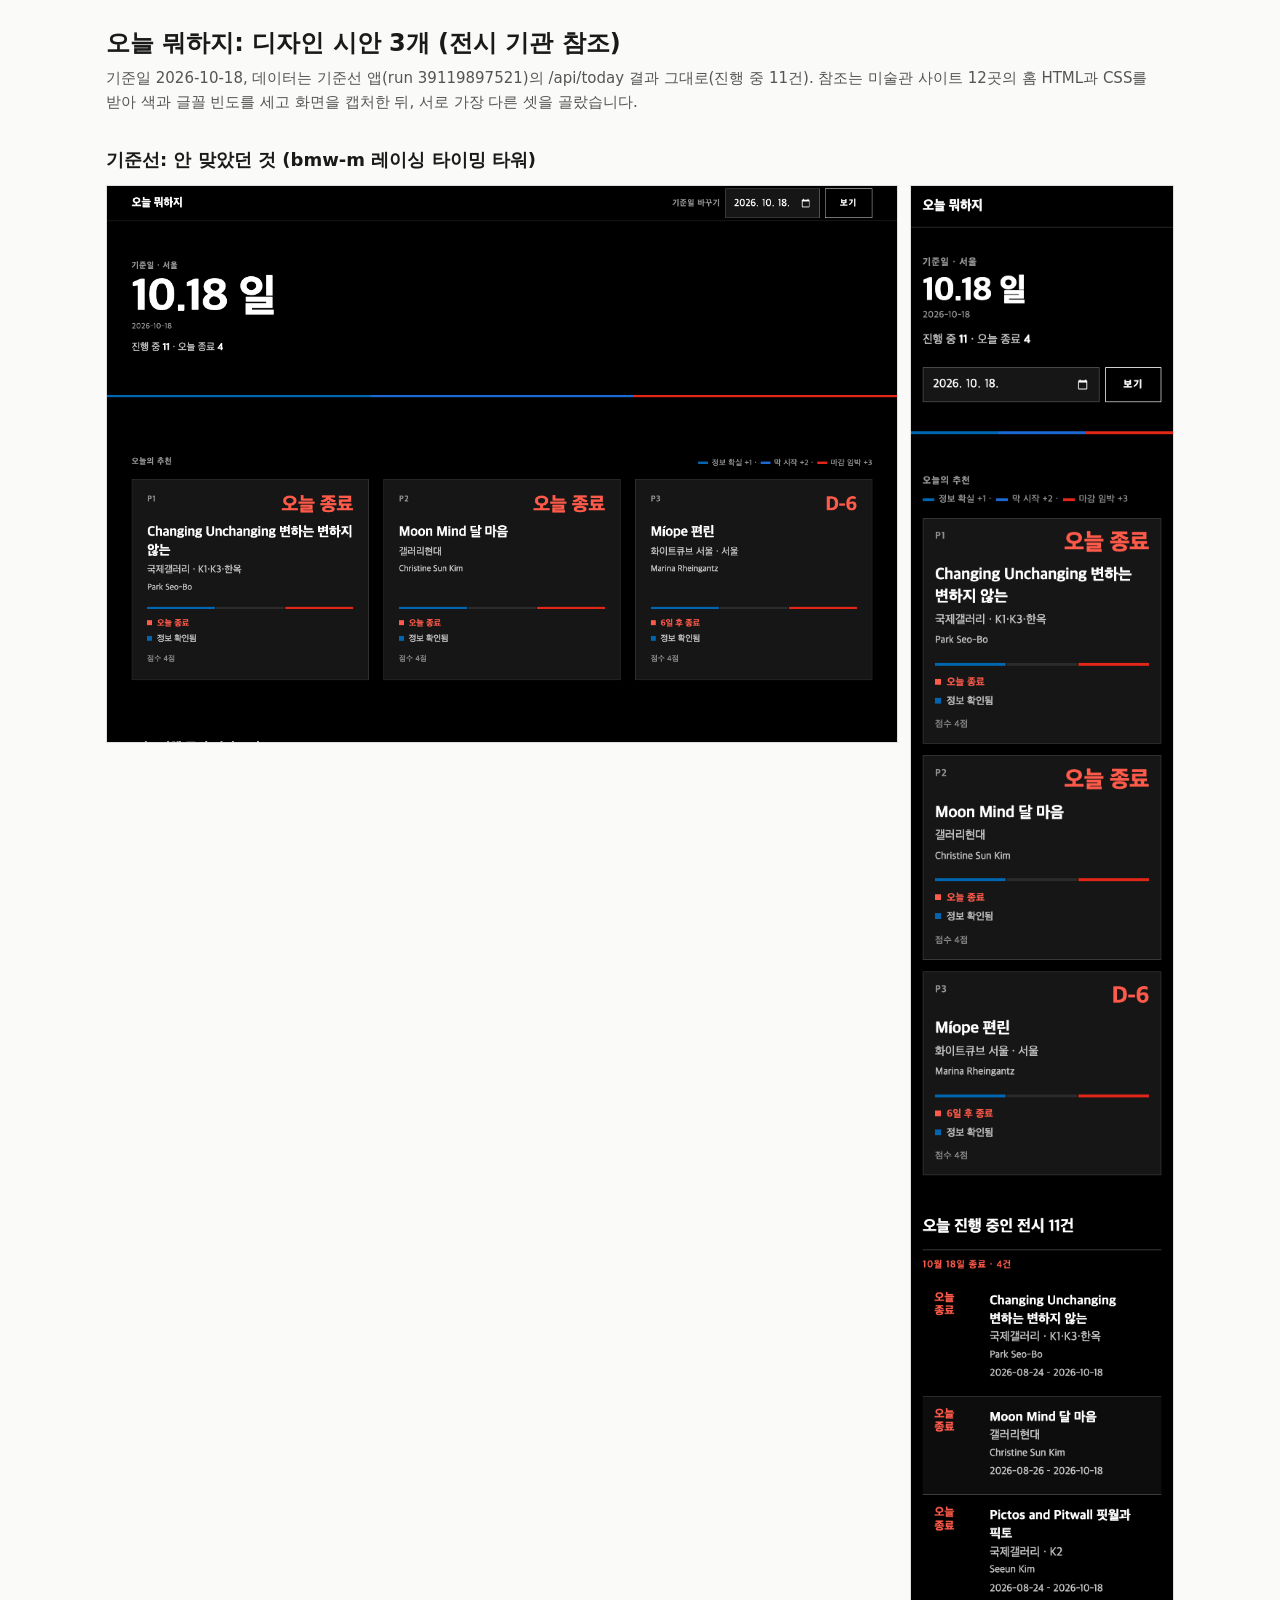
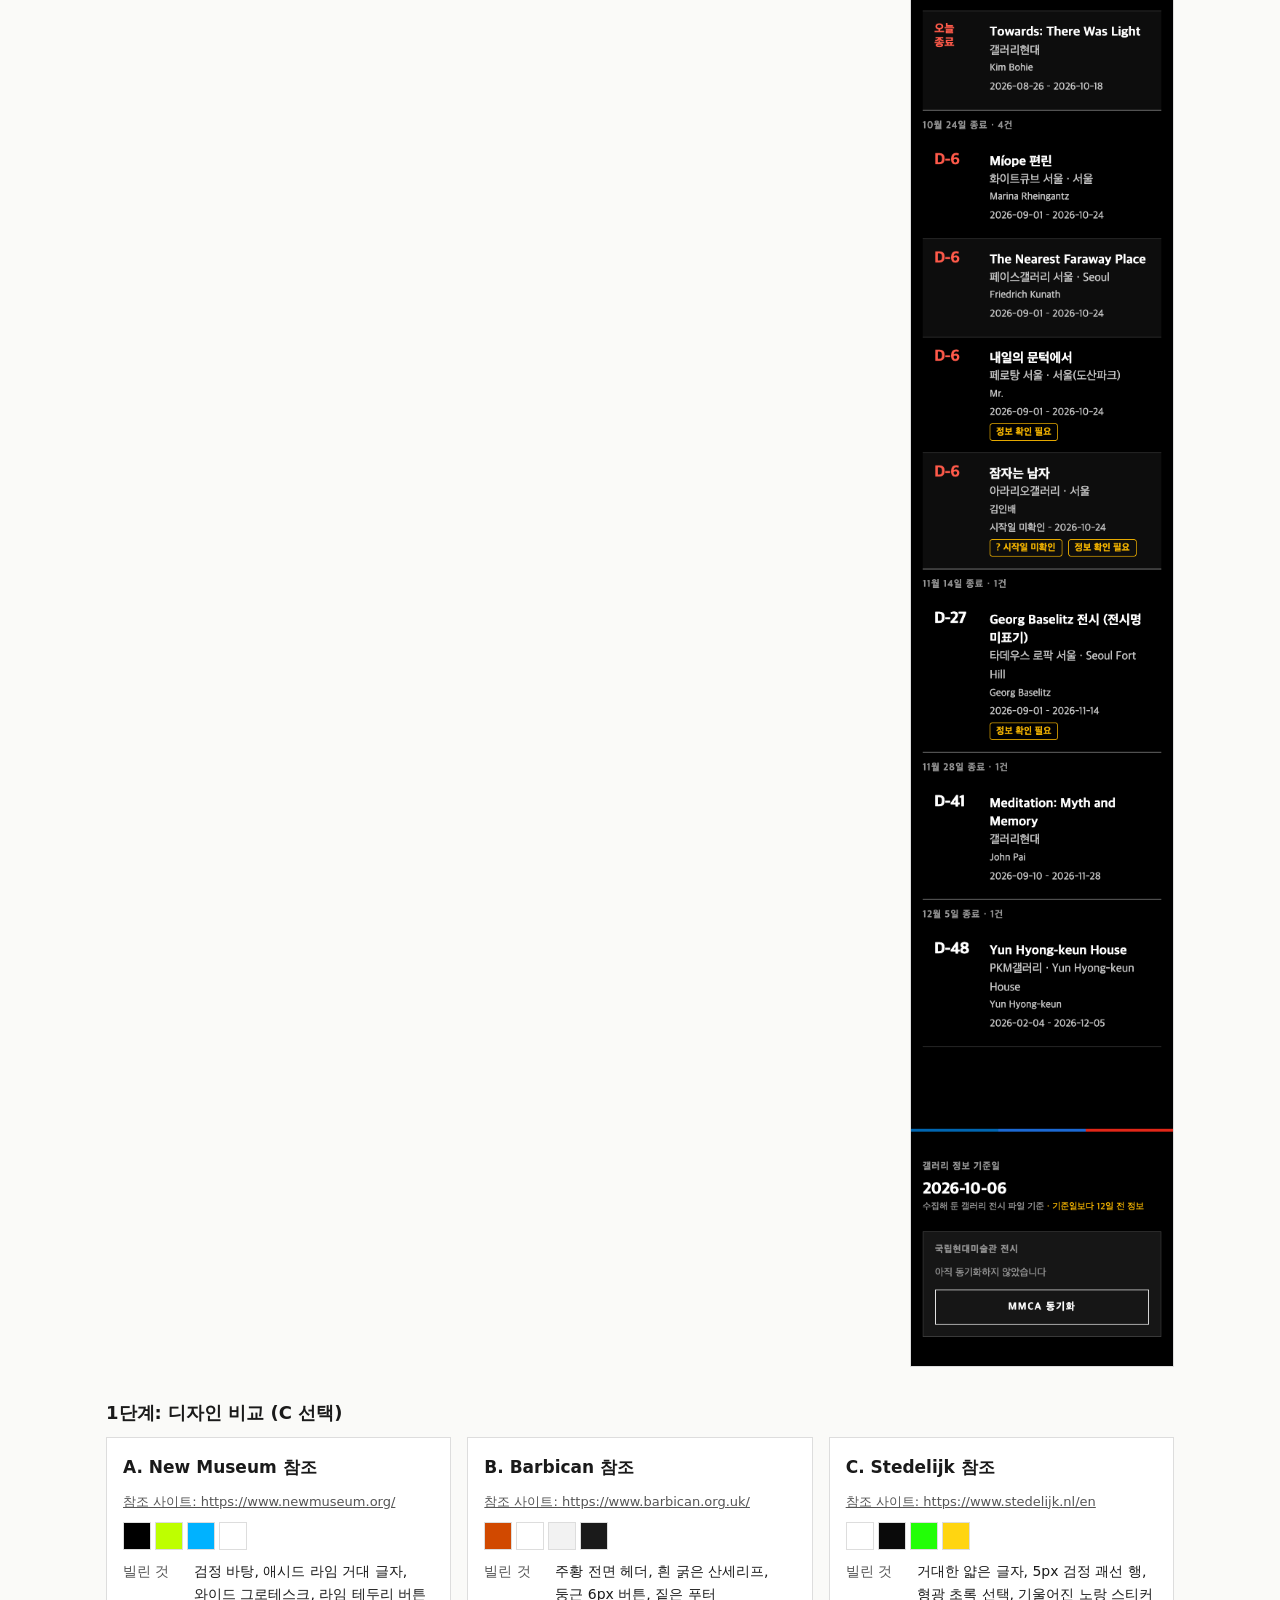
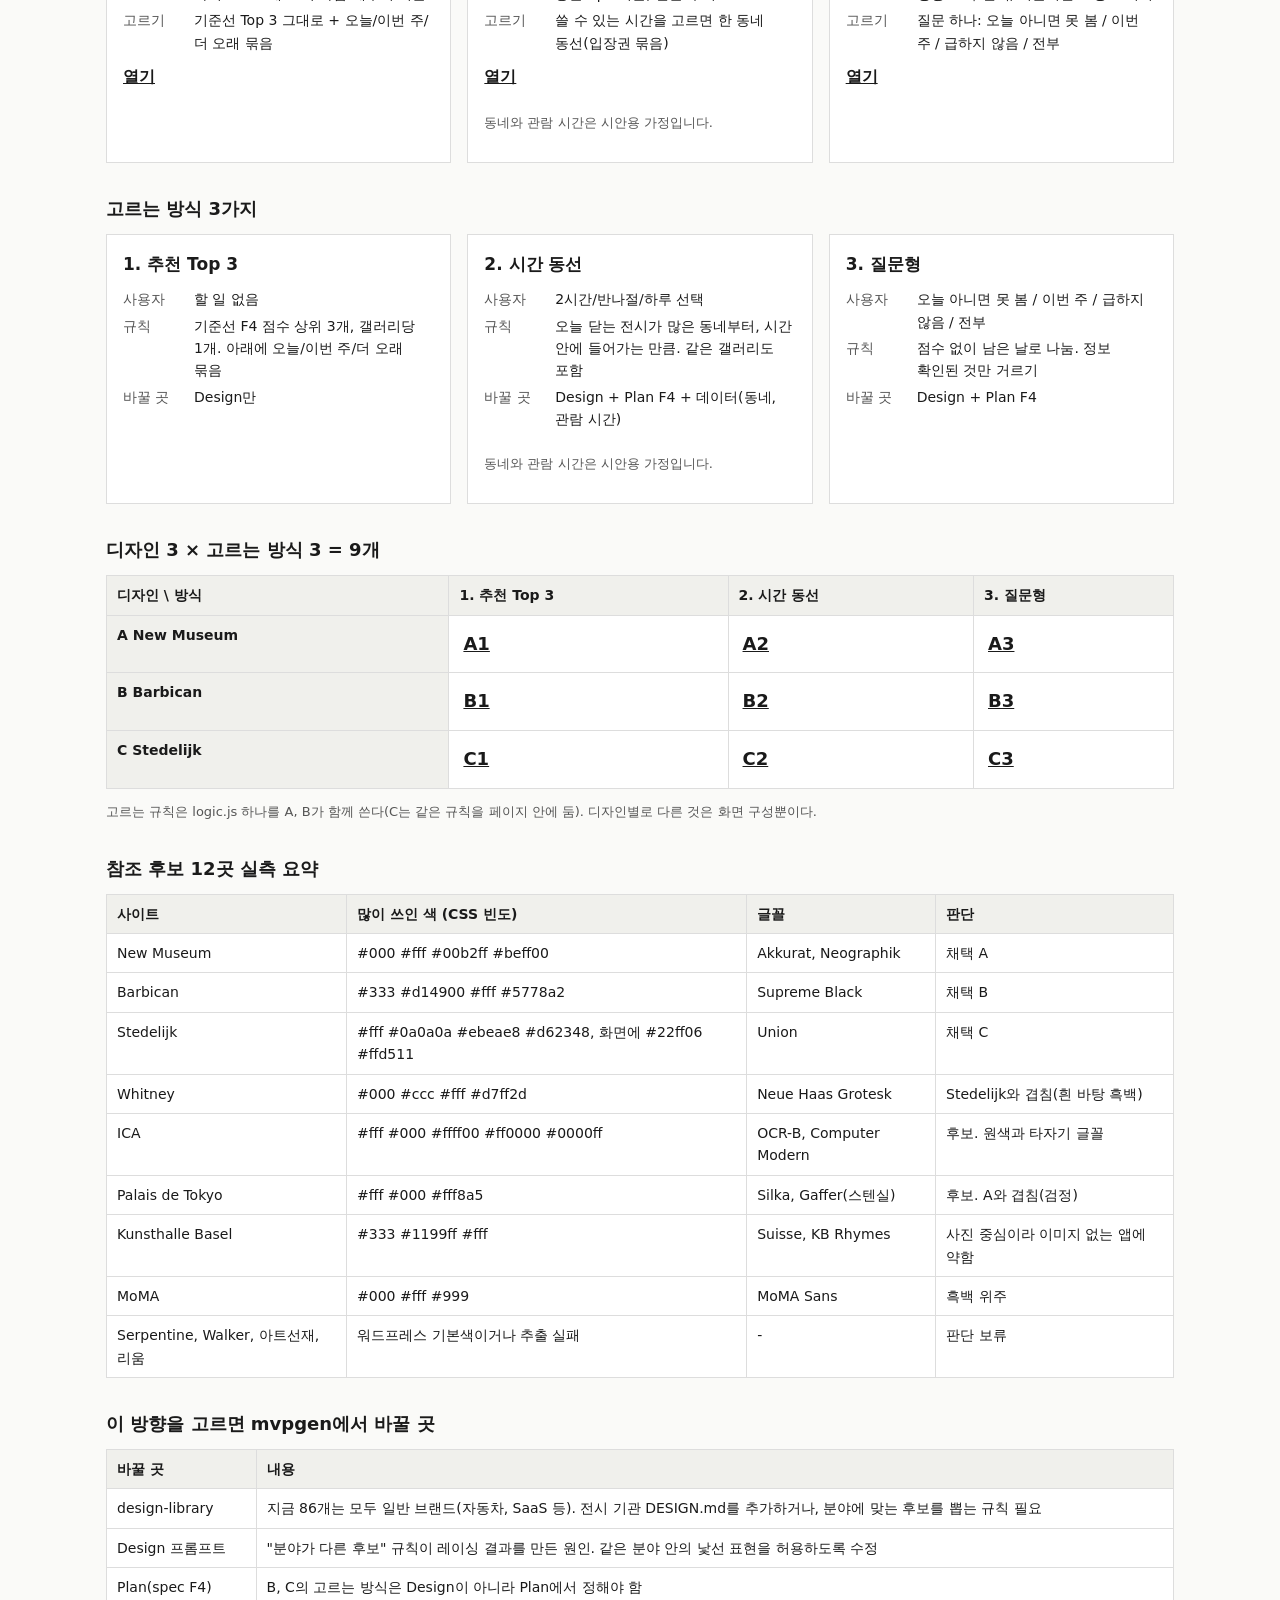
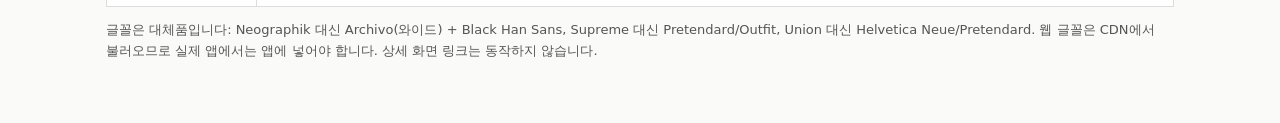
<file: docs/design-mockups-2026-10-19/index.html>
<!doctype html>
<html lang="ko">
<head>
<meta charset="utf-8">
<meta name="viewport" content="width=device-width, initial-scale=1">
<title>디자인 시안 비교</title>
<style>
  :root { --bg: #fafaf8; --ink: #1a1a1a; --ink-2: #555; --line: #ddd; --card: #fff; }
  * { box-sizing: border-box; }
  body { margin: 0; background: var(--bg); color: var(--ink); font-family: "Apple SD Gothic Neo", "Pretendard", system-ui, sans-serif; line-height: 1.6; word-break: keep-all; overflow-wrap: anywhere; }
  .wrap { max-width: 1100px; margin: 0 auto; padding: 24px 16px 48px; }
  h1 { font-size: 24px; margin: 0 0 4px; }
  .lead { color: var(--ink-2); margin: 0 0 24px; font-size: 15px; }
  h2 { font-size: 18px; margin: 32px 0 10px; }
  .base { display: grid; gap: 12px; grid-template-columns: 1fr; }
  @media (min-width: 760px) { .base { grid-template-columns: 3fr 1fr; align-items: start; } }
  img { width: 100%; border: 1px solid var(--line); display: block; }
  .cards { display: grid; gap: 16px; grid-template-columns: 1fr; }
  @media (min-width: 860px) { .cards { grid-template-columns: 1fr 1fr 1fr; } }
  .card { background: var(--card); border: 1px solid var(--line); padding: 16px; display: flex; flex-direction: column; gap: 10px; }
  .card h3 { margin: 0; font-size: 17px; }
  .card a.open { font-weight: 700; color: var(--ink); }
  .sw { display: flex; gap: 4px; }
  .sw span { width: 28px; height: 28px; border: 1px solid var(--line); }
  dl { margin: 0; font-size: 14px; display: grid; grid-template-columns: 4.5em 1fr; gap: 4px 8px; }
  dt { color: var(--ink-2); }
  dd { margin: 0; }
  table { border-collapse: collapse; width: 100%; font-size: 14px; background: var(--card); }
  th, td { border: 1px solid var(--line); padding: 8px 10px; text-align: left; vertical-align: top; }
  th { background: #f0f0ec; }
  .scroll { overflow-x: auto; }
  .mx td a { display: inline-block; font-weight: 800; font-size: 18px; color: var(--ink); padding: 6px 4px; }
  .note { font-size: 13px; color: var(--ink-2); }
</style>
</head>
<body>
<main class="wrap">
  <h1>오늘 뭐하지: 디자인 시안 3개 (전시 기관 참조)</h1>
  <p class="lead">기준일 2026-10-18, 데이터는 기준선 앱(run 39119897521)의 /api/today 결과 그대로(진행 중 11건). 참조는 미술관 사이트 12곳의 홈 HTML과 CSS를 받아 색과 글꼴 빈도를 세고 화면을 캡처한 뒤, 서로 가장 다른 셋을 골랐습니다.</p>

  <h2>기준선: 안 맞았던 것 (bmw-m 레이싱 타이밍 타워)</h2>
  <div class="base">
    <img src="baseline-desk.png" alt="기준선 데스크톱 첫 화면">
    <img src="baseline-m360.png" alt="기준선 360px 화면">
  </div>

  <h2>1단계: 디자인 비교 (C 선택)</h2>
  <div class="cards">
    <div class="card">
      <h3>A. New Museum 참조</h3>
      <a class="note" href="https://www.newmuseum.org/">참조 사이트: https://www.newmuseum.org/</a>
      <div class="sw"><span style="background:#000"></span><span style="background:#beff00"></span><span style="background:#00b2ff"></span><span style="background:#fff"></span></div>
      <dl>
        <dt>빌린 것</dt><dd>검정 바탕, 애시드 라임 거대 글자, 와이드 그로테스크, 라임 테두리 버튼</dd>
        <dt>고르기</dt><dd>기준선 Top 3 그대로 + 오늘/이번 주/더 오래 묶음</dd>
      </dl>
      <a class="open" href="a1-top3.html">열기</a>
    </div>
    <div class="card">
      <h3>B. Barbican 참조</h3>
      <a class="note" href="https://www.barbican.org.uk/">참조 사이트: https://www.barbican.org.uk/</a>
      <div class="sw"><span style="background:#d14900"></span><span style="background:#fff"></span><span style="background:#f2f2f2"></span><span style="background:#1a1a1a"></span></div>
      <dl>
        <dt>빌린 것</dt><dd>주황 전면 헤더, 흰 굵은 산세리프, 둥근 6px 버튼, 짙은 푸터</dd>
        <dt>고르기</dt><dd>쓸 수 있는 시간을 고르면 한 동네 동선(입장권 묶음)</dd>
      </dl>
      <a class="open" href="b2-route.html">열기</a>
      <p class="note">동네와 관람 시간은 시안용 가정입니다.</p>
    </div>
    <div class="card">
      <h3>C. Stedelijk 참조</h3>
      <a class="note" href="https://www.stedelijk.nl/en">참조 사이트: https://www.stedelijk.nl/en</a>
      <div class="sw"><span style="background:#fff"></span><span style="background:#0a0a0a"></span><span style="background:#22ff06"></span><span style="background:#ffd511"></span></div>
      <dl>
        <dt>빌린 것</dt><dd>거대한 얇은 글자, 5px 검정 괘선 행, 형광 초록 선택, 기울어진 노랑 스티커</dd>
        <dt>고르기</dt><dd>질문 하나: 오늘 아니면 못 봄 / 이번 주 / 급하지 않음 / 전부</dd>
      </dl>
      <a class="open" href="c3-question.html">열기</a>
    </div>
  </div>

  <h2>고르는 방식 3가지</h2>
  <div class="cards">
    <div class="card"><h3>1. 추천 Top 3</h3><dl><dt>사용자</dt><dd>할 일 없음</dd><dt>규칙</dt><dd>기준선 F4 점수 상위 3개, 갤러리당 1개. 아래에 오늘/이번 주/더 오래 묶음</dd><dt>바꿀 곳</dt><dd>Design만</dd></dl></div>
    <div class="card"><h3>2. 시간 동선</h3><dl><dt>사용자</dt><dd>2시간/반나절/하루 선택</dd><dt>규칙</dt><dd>오늘 닫는 전시가 많은 동네부터, 시간 안에 들어가는 만큼. 같은 갤러리도 포함</dd><dt>바꿀 곳</dt><dd>Design + Plan F4 + 데이터(동네, 관람 시간)</dd></dl><p class="note">동네와 관람 시간은 시안용 가정입니다.</p></div>
    <div class="card"><h3>3. 질문형</h3><dl><dt>사용자</dt><dd>오늘 아니면 못 봄 / 이번 주 / 급하지 않음 / 전부</dd><dt>규칙</dt><dd>점수 없이 남은 날로 나눔. 정보 확인된 것만 거르기</dd><dt>바꿀 곳</dt><dd>Design + Plan F4</dd></dl></div>
  </div>

  <h2>디자인 3 × 고르는 방식 3 = 9개</h2>
  <div class="scroll">
  <table class="mx">
    <tr><th>디자인 \ 방식</th><th>1. 추천 Top 3</th><th>2. 시간 동선</th><th>3. 질문형</th></tr>
    <tr><th>A New Museum</th><td><a href="a1-top3.html">A1</a></td><td><a href="a2-route.html">A2</a></td><td><a href="a3-question.html">A3</a></td></tr>
    <tr><th>B Barbican</th><td><a href="b1-top3.html">B1</a></td><td><a href="b2-route.html">B2</a></td><td><a href="b3-question.html">B3</a></td></tr>
    <tr><th>C Stedelijk</th><td><a href="c1-top3.html">C1</a></td><td><a href="c2-route.html">C2</a></td><td><a href="c3-question.html">C3</a></td></tr>
  </table>
  </div>
  <p class="note">고르는 규칙은 logic.js 하나를 A, B가 함께 쓴다(C는 같은 규칙을 페이지 안에 둠). 디자인별로 다른 것은 화면 구성뿐이다.</p>

  <h2>참조 후보 12곳 실측 요약</h2>
  <div class="scroll">
  <table>
    <tr><th>사이트</th><th>많이 쓰인 색 (CSS 빈도)</th><th>글꼴</th><th>판단</th></tr>
    <tr><td>New Museum</td><td>#000 #fff #00b2ff #beff00</td><td>Akkurat, Neographik</td><td>채택 A</td></tr>
    <tr><td>Barbican</td><td>#333 #d14900 #fff #5778a2</td><td>Supreme Black</td><td>채택 B</td></tr>
    <tr><td>Stedelijk</td><td>#fff #0a0a0a #ebeae8 #d62348, 화면에 #22ff06 #ffd511</td><td>Union</td><td>채택 C</td></tr>
    <tr><td>Whitney</td><td>#000 #ccc #fff #d7ff2d</td><td>Neue Haas Grotesk</td><td>Stedelijk와 겹침(흰 바탕 흑백)</td></tr>
    <tr><td>ICA</td><td>#fff #000 #ffff00 #ff0000 #0000ff</td><td>OCR-B, Computer Modern</td><td>후보. 원색과 타자기 글꼴</td></tr>
    <tr><td>Palais de Tokyo</td><td>#fff #000 #fff8a5</td><td>Silka, Gaffer(스텐실)</td><td>후보. A와 겹침(검정)</td></tr>
    <tr><td>Kunsthalle Basel</td><td>#333 #1199ff #fff</td><td>Suisse, KB Rhymes</td><td>사진 중심이라 이미지 없는 앱에 약함</td></tr>
    <tr><td>MoMA</td><td>#000 #fff #999</td><td>MoMA Sans</td><td>흑백 위주</td></tr>
    <tr><td>Serpentine, Walker, 아트선재, 리움</td><td>워드프레스 기본색이거나 추출 실패</td><td>-</td><td>판단 보류</td></tr>
  </table>
  </div>

  <h2>이 방향을 고르면 mvpgen에서 바꿀 곳</h2>
  <div class="scroll">
  <table>
    <tr><th>바꿀 곳</th><th>내용</th></tr>
    <tr><td>design-library</td><td>지금 86개는 모두 일반 브랜드(자동차, SaaS 등). 전시 기관 DESIGN.md를 추가하거나, 분야에 맞는 후보를 뽑는 규칙 필요</td></tr>
    <tr><td>Design 프롬프트</td><td>"분야가 다른 후보" 규칙이 레이싱 결과를 만든 원인. 같은 분야 안의 낯선 표현을 허용하도록 수정</td></tr>
    <tr><td>Plan(spec F4)</td><td>B, C의 고르는 방식은 Design이 아니라 Plan에서 정해야 함</td></tr>
  </table>
  </div>
  <p class="note">글꼴은 대체품입니다: Neographik 대신 Archivo(와이드) + Black Han Sans, Supreme 대신 Pretendard/Outfit, Union 대신 Helvetica Neue/Pretendard. 웹 글꼴은 CDN에서 불러오므로 실제 앱에서는 앱에 넣어야 합니다. 상세 화면 링크는 동작하지 않습니다.</p>
</main>
</body>
</html>
</file>
